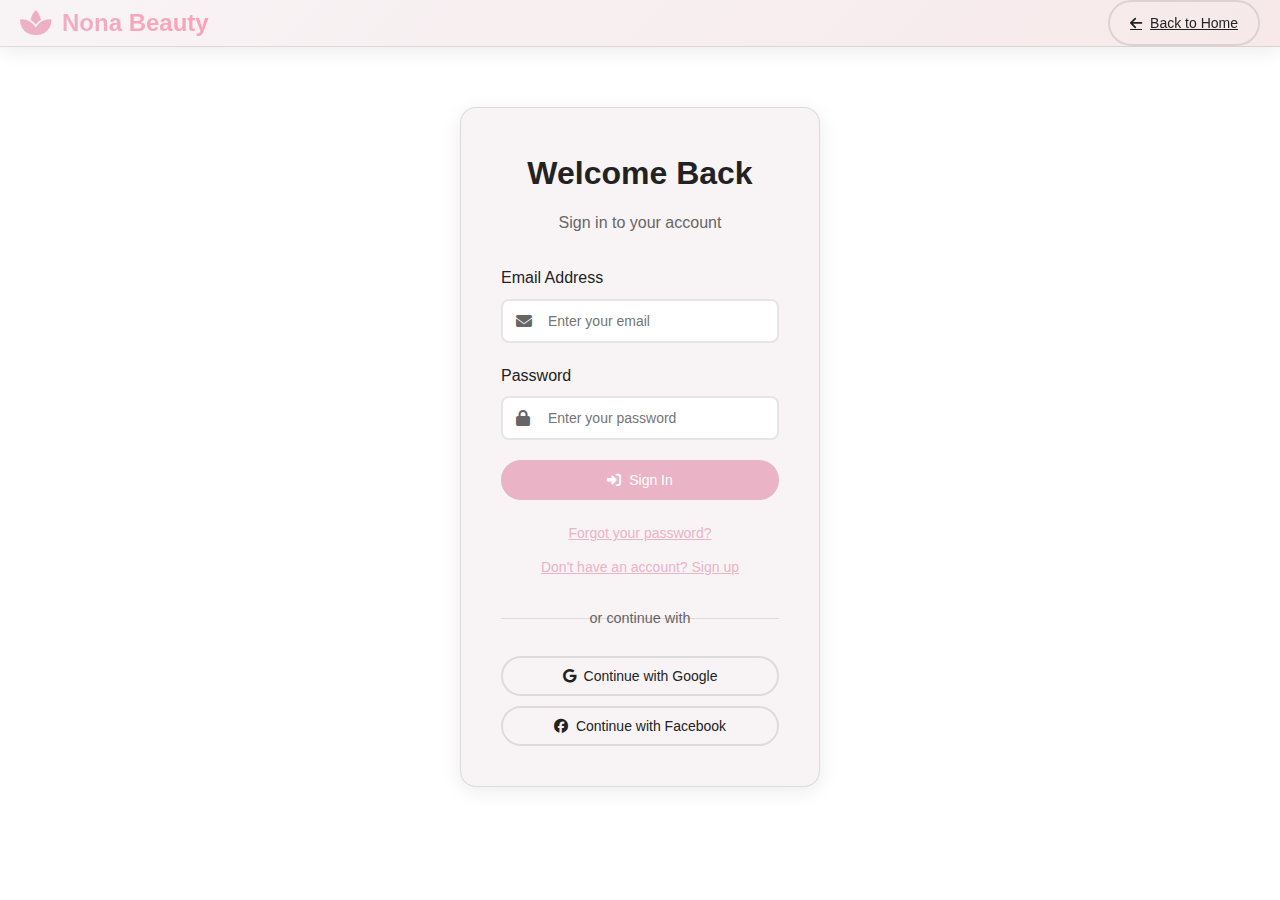
<file: login.html>
<!DOCTYPE html>
<html lang="en">
<head>
  <meta charset="utf-8">
  <meta name="viewport" content="width=device-width,initial-scale=1">
  <title>Login - Nona Beauty</title>
  <link rel="icon" href="assets/images/favicon.png">
  <link rel="stylesheet" href="assets/css/style.css">
  <link rel="stylesheet" href="https://cdnjs.cloudflare.com/ajax/libs/font-awesome/6.4.0/css/all.min.css">
</head>
<body data-theme="light">
  <header class="header">
    <div class="header-container">
      <div class="logo">
        <i class="fas fa-spa"></i>
        Nona Beauty
      </div>
      <nav class="nav">
        <a href="index.html" class="btn outline">
          <i class="fas fa-arrow-left"></i> Back to Home
        </a>
      </nav>
    </div>
  </header>

  <main class="section">
    <div class="auth-container">
      <div class="auth-card">
        <div class="auth-header">
          <h2>Welcome Back</h2>
          <p>Sign in to your account</p>
        </div>
        
        <form id="loginForm" class="auth-form">
          <div class="form-group">
            <label for="email">Email Address</label>
            <div class="input-with-icon">
              <i class="fas fa-envelope"></i>
              <input type="email" id="email" name="email" placeholder="Enter your email" required>
            </div>
          </div>
          
          <div class="form-group">
            <label for="password">Password</label>
            <div class="input-with-icon">
              <i class="fas fa-lock"></i>
              <input type="password" id="password" name="password" placeholder="Enter your password" required>
            </div>
          </div>
          
          <button type="submit" class="btn primary full-width">
            <i class="fas fa-sign-in-alt"></i> Sign In
          </button>
        </form>
        
        <div class="auth-footer">
          <button type="button" class="btn link" id="forgotBtn">
            Forgot your password?
          </button>
          <button type="button" class="btn link" id="registerBtn">
            Don't have an account? Sign up
          </button>
        </div>
        
        <div class="auth-divider">
          <span>or continue with</span>
        </div>
        
        <div class="social-auth">
          <button class="btn outline full-width">
            <i class="fab fa-google"></i> Continue with Google
          </button>
          <button class="btn outline full-width">
            <i class="fab fa-facebook"></i> Continue with Facebook
          </button>
        </div>
      </div>
    </div>
  </main>

  <script src="assets/js/auth_v4.js"></script>
</body>
</html>
</file>
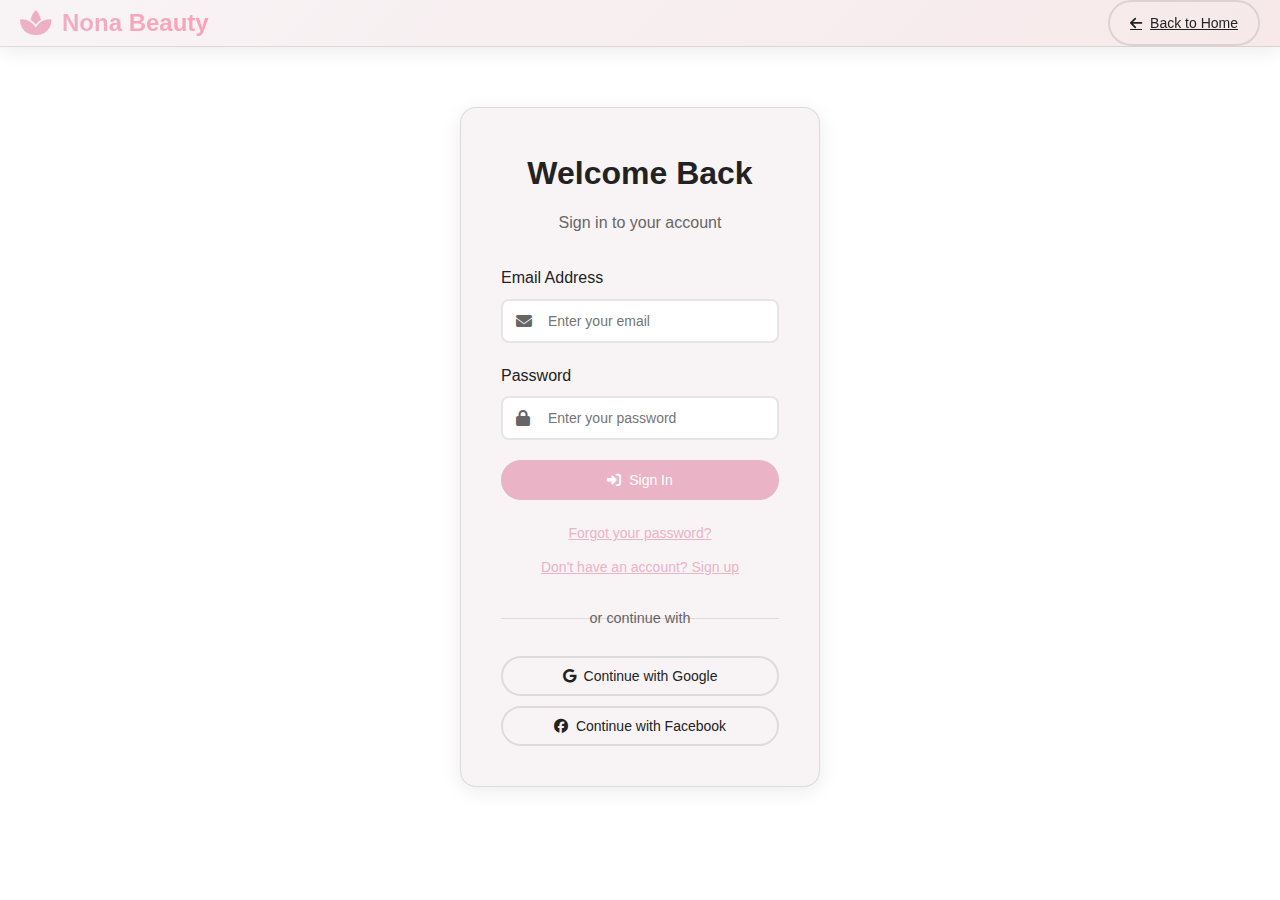
<file: profile.html>
<!DOCTYPE html>
<html lang="en">
<head>
  <meta charset="utf-8">
  <meta name="viewport" content="width=device-width,initial-scale=1">
  <title>My Profile - Nona Beauty</title>
  <link rel="icon" href="assets/images/favicon.png">
  <link rel="stylesheet" href="assets/css/style.css">
  <link rel="stylesheet" href="https://cdnjs.cloudflare.com/ajax/libs/font-awesome/6.4.0/css/all.min.css">
</head>
<body data-theme="light">
  <header class="header">
    <div class="header-container">
      <div class="logo">
        <i class="fas fa-spa"></i>
        Nona Beauty
      </div>
      
      <nav class="nav" id="mainNav">
        <a href="index.html" class="nav-link">
          <i class="fas fa-home"></i>
          <span>Home</span>
        </a>
        <a href="products.html" class="nav-link">
          <i class="fas fa-shopping-bag"></i>
          <span>Products</span>
        </a>
        
        <div class="controls" id="topControls">
          <button class="btn cart-btn" id="cartBtn" aria-label="Shopping Cart">
            <i class="fas fa-shopping-cart"></i>
            <span class="cart-count">0</span>
          </button>
          <button class="btn" id="themeToggle" aria-label="Toggle theme">
            <i class="fas fa-moon"></i>
          </button>
          <button class="btn" id="langToggle" aria-label="Toggle language">AR</button>
          <button class="btn primary" id="logoutBtn" aria-label="Logout">Logout</button>
        </div>
      </nav>
    </div>
  </header>

  <main class="section">
    <div class="profile-container">
      <div class="profile-sidebar">
        <div class="profile-header">
          <div class="profile-avatar">
            <i class="fas fa-user-circle"></i>
          </div>
          <h3 id="profileName">User Name</h3>
          <p id="profileEmail">user@example.com</p>
        </div>
        
        <nav class="profile-nav">
          <a href="#orders" class="profile-nav-link active">
            <i class="fas fa-shopping-bag"></i>
            My Orders
          </a>
          <a href="#settings" class="profile-nav-link">
            <i class="fas fa-cog"></i>
            Account Settings
          </a>
          <a href="#addresses" class="profile-nav-link">
            <i class="fas fa-map-marker-alt"></i>
            Addresses
          </a>
          <a href="#wishlist" class="profile-nav-link">
            <i class="fas fa-heart"></i>
            Wishlist
          </a>
        </nav>
      </div>
      
      <div class="profile-content">
        <!-- Orders Section -->
        <div id="orders" class="profile-section active">
          <h2>My Orders</h2>
          <div class="orders-list" id="ordersList">
            <!-- Orders will be loaded here -->
          </div>
        </div>
        
        <!-- Settings Section -->
        <div id="settings" class="profile-section">
          <h2>Account Settings</h2>
          <form class="settings-form">
            <div class="form-group">
              <label>Full Name</label>
              <input type="text" id="settingsName" placeholder="Your full name">
            </div>
            <div class="form-group">
              <label>Email Address</label>
              <input type="email" id="settingsEmail" placeholder="Your email">
            </div>
            <div class="form-group">
              <label>Phone Number</label>
              <input type="tel" id="settingsPhone" placeholder="Your phone number">
            </div>
            <button type="submit" class="btn primary">Save Changes</button>
          </form>
        </div>
        
        <!-- Addresses Section -->
        <div id="addresses" class="profile-section">
          <h2>My Addresses</h2>
          <div class="addresses-grid" id="addressesGrid">
            <!-- Addresses will be loaded here -->
          </div>
          <button class="btn primary" id="addAddressBtn">
            <i class="fas fa-plus"></i> Add New Address
          </button>
        </div>
        
        <!-- Wishlist Section -->
        <div id="wishlist" class="profile-section">
          <h2>My Wishlist</h2>
          <div class="wishlist-grid grid" id="wishlistGrid">
            <!-- Wishlist items will be loaded here -->
          </div>
        </div>
      </div>
    </div>
  </main>

  <script src="assets/js/profile_v1.js"></script>
  <script src="assets/js/auth_v4.js"></script>
  <script src="assets/js/cart_v1.js"></script>
</body>
</html>
</file>
<file: assets/css/style.css>
:root {
  --bg: #fff;
  --text: #222;
  --muted: #666;
  --accent: #eab3c6;
  --accent-dark: #b66879;
  --card: #f8f4f6;
  --accent-2: #f7e9ea;
  --success: #4CAF50;
  --warning: #FF9800;
  --error: #f44336;
  --border: rgba(0,0,0,0.1);
  --shadow: 0 4px 20px rgba(0,0,0,0.08);
  --radius: 16px;
}

[data-theme="dark"] {
  --bg: #0f0f10;
  --text: #eee;
  --muted: #bbb;
  --accent: #b66879;
  --accent-dark: #eab3c6;
  --card: #1a1a1a;
  --accent-2: #2a1a1c;
  --border: rgba(255,255,255,0.1);
  --shadow: 0 4px 20px rgba(0,0,0,0.3);
}

* {
  box-sizing: border-box;
  font-family: 'Inter', 'Segoe UI', Arial, sans-serif;
}

body {
  margin: 0;
  background: var(--bg);
  color: var(--text);
  line-height: 1.6;
  transition: all 0.3s ease;
}

/* Improved Header */
.header {
  background: linear-gradient(135deg, var(--card) 0%, var(--accent-2) 100%);
  border-bottom: 1px solid var(--border);
  position: sticky;
  top: 0;
  z-index: 1000;
  backdrop-filter: blur(10px);
  box-shadow: var(--shadow);
}

.header-container {
  max-width: 1400px;
  margin: 0 auto;
  padding: 0 20px;
  display: flex;
  align-items: center;
  justify-content: space-between;
  gap: 20px;
}

.logo {
  font-weight: 800;
  color: var(--text);
  font-size: 24px;
  display: flex;
  align-items: center;
  gap: 10px;
  background: linear-gradient(45deg, var(--accent), #ff9ebb);
  -webkit-background-clip: text;
  -webkit-text-fill-color: transparent;
  background-clip: text;
}

.logo i {
  font-size: 28px;
}

/* Search Bar */
.search-bar {
  flex: 1;
  max-width: 400px;
  position: relative;
  display: flex;
}

.search-bar input {
  width: 100%;
  padding: 12px 20px;
  border: 2px solid var(--border);
  border-radius: 25px;
  background: var(--bg);
  color: var(--text);
  font-size: 14px;
  transition: all 0.3s ease;
}

.search-bar input:focus {
  outline: none;
  border-color: var(--accent);
  box-shadow: 0 0 0 3px rgba(234, 179, 198, 0.1);
}

.search-btn {
  position: absolute;
  right: 5px;
  top: 50%;
  transform: translateY(-50%);
  background: var(--accent);
  border: none;
  border-radius: 50%;
  width: 36px;
  height: 36px;
  color: white;
  cursor: pointer;
  transition: all 0.3s ease;
}

.search-btn:hover {
  background: var(--accent-dark);
  transform: translateY(-50%) scale(1.05);
}

/* Improved Navigation */
.nav {
  display: flex;
  gap: 8px;
  align-items: center;
}

.nav-link {
  color: var(--text);
  text-decoration: none;
  padding: 10px 16px;
  border-radius: 25px;
  transition: all 0.3s ease;
  font-weight: 500;
  display: flex;
  align-items: center;
  gap: 8px;
  position: relative;
  overflow: hidden;
}

.nav-link:hover {
  background: var(--accent);
  color: white;
  transform: translateY(-2px);
}

.nav-link.active {
  background: var(--accent);
  color: white;
}

.nav-link::after {
  content: '';
  position: absolute;
  bottom: 0;
  left: 50%;
  width: 0;
  height: 2px;
  background: var(--accent);
  transition: all 0.3s ease;
  transform: translateX(-50%);
}

.nav-link:hover::after,
.nav-link.active::after {
  width: 80%;
}

/* Improved Buttons */
.btn {
  background: transparent;
  border: 2px solid var(--accent);
  padding: 10px 20px;
  border-radius: 25px;
  cursor: pointer;
  transition: all 0.3s ease;
  font-weight: 500;
  color: var(--text);
  position: relative;
  overflow: hidden;
  display: flex;
  align-items: center;
  gap: 8px;
  font-size: 14px;
}

.btn:hover {
  background: var(--accent);
  color: white;
  transform: translateY(-2px);
  box-shadow: 0 5px 15px rgba(0,0,0,0.2);
}

.btn.primary {
  background: var(--accent);
  color: white;
  border: 2px solid var(--accent);
}

.btn.primary:hover {
  background: var(--accent-dark);
  border-color: var(--accent-dark);
}

.btn.outline {
  background: transparent;
  border: 2px solid var(--border);
  color: var(--text);
}

.btn.outline:hover {
  border-color: var(--accent);
  background: var(--accent);
  color: white;
}

.btn.full-width {
  width: 100%;
  justify-content: center;
}

.cart-btn {
  position: relative;
}

.cart-count {
  position: absolute;
  top: -8px;
  right: -8px;
  background: var(--error);
  color: white;
  border-radius: 50%;
  width: 20px;
  height: 20px;
  font-size: 12px;
  display: flex;
  align-items: center;
  justify-content: center;
  font-weight: 600;
}

/* Mobile Menu */
.mobile-menu-btn {
  display: none;
  background: none;
  border: none;
  font-size: 24px;
  color: var(--text);
  cursor: pointer;
  padding: 8px;
}

/* Improved Hero Section */
.hero {
  max-width: 1400px;
  margin: 30px auto;
  padding: 0 20px;
  display: grid;
  grid-template-columns: 2fr 1fr;
  gap: 30px;
  align-items: start;
}

.slider-container {
  position: relative;
  border-radius: var(--radius);
  overflow: hidden;
  box-shadow: var(--shadow);
}

.slider {
  height: 450px;
  position: relative;
}

.slide {
  position: absolute;
  top: 0;
  left: 0;
  width: 100%;
  height: 100%;
  opacity: 0;
  transition: opacity 0.5s ease;
}

.slide.active {
  opacity: 1;
}

.slide img {
  width: 100%;
  height: 100%;
  object-fit: cover;
  display: block;
}

.slide-content {
  position: absolute;
  bottom: 60px;
  left: 50px;
  z-index: 2;
  color: white;
  max-width: 50%;
  text-shadow: 2px 2px 4px rgba(0,0,0,0.5);
}

.slide-content h2 {
  font-size: 3em;
  margin: 0 0 10px;
  font-weight: 700;
}

.slide-content p {
  font-size: 1.2em;
  margin: 0 0 20px;
  opacity: 0.9;
}

.slider-controls {
  position: absolute;
  top: 50%;
  left: 0;
  right: 0;
  transform: translateY(-50%);
  display: flex;
  justify-content: space-between;
  padding: 0 20px;
  z-index: 3;
}

.slider-arrow {
  background: rgba(255,255,255,0.2);
  border: none;
  border-radius: 50%;
  width: 50px;
  height: 50px;
  color: white;
  cursor: pointer;
  transition: all 0.3s ease;
  backdrop-filter: blur(10px);
  display: flex;
  align-items: center;
  justify-content: center;
}

.slider-arrow:hover {
  background: rgba(255,255,255,0.3);
  transform: scale(1.1);
}

.slider-indicators {
  position: absolute;
  bottom: 20px;
  left: 50%;
  transform: translateX(-50%);
  display: flex;
  gap: 10px;
  z-index: 3;
}

.slider-indicator {
  width: 12px;
  height: 12px;
  border-radius: 50%;
  border: 2px solid white;
  background: transparent;
  cursor: pointer;
  transition: all 0.3s ease;
}

.slider-indicator.active {
  background: white;
  transform: scale(1.2);
}

/* Sidebar Cards */
.sidebar-cards {
  display: grid;
  gap: 20px;
}

.featured-card {
  background: var(--card);
  padding: 25px;
  border-radius: var(--radius);
  box-shadow: var(--shadow);
  border: 1px solid var(--border);
  transition: all 0.3s ease;
  position: relative;
  overflow: hidden;
}

.featured-card:hover {
  transform: translateY(-5px);
  box-shadow: 0 10px 30px rgba(0,0,0,0.15);
}

.featured-card::before {
  content: '';
  position: absolute;
  top: 0;
  left: 0;
  right: 0;
  height: 4px;
  background: linear-gradient(90deg, var(--accent), #ff9ebb);
}

.card-header {
  display: flex;
  align-items: center;
  gap: 12px;
  margin-bottom: 20px;
}

.card-header i {
  font-size: 24px;
  color: var(--accent);
}

.card-header h3 {
  margin: 0;
  font-size: 1.4em;
}

/* Improved Product Cards */
.grid {
  display: grid;
  grid-template-columns: repeat(auto-fill, minmax(280px, 1fr));
  gap: 25px;
}

.product-card {
  background: linear-gradient(135deg, var(--card) 0%, var(--accent-2) 100%);
  padding: 20px;
  border-radius: var(--radius);
  position: relative;
  transition: all 0.3s ease;
  border: 1px solid var(--border);
  overflow: hidden;
}

.product-card:hover {
  transform: translateY(-10px);
  box-shadow: 0 15px 30px rgba(0,0,0,0.15);
}

.product-card::before {
  content: '';
  position: absolute;
  top: 0;
  left: 0;
  right: 0;
  height: 4px;
  background: linear-gradient(90deg, var(--accent), #ff9ebb);
}

.product-card img {
  width: 100%;
  height: 200px;
  object-fit: cover;
  border-radius: 12px;
  margin-bottom: 15px;
  transition: transform 0.3s ease;
}

.product-card:hover img {
  transform: scale(1.05);
}

.product-card h4 {
  margin: 10px 0;
  font-size: 1.1em;
  font-weight: 600;
}

.price {
  font-weight: 700;
  font-size: 1.3em;
  color: var(--accent);
  margin: 10px 0;
  display: flex;
  align-items: center;
  gap: 10px;
}

.old {
  color: var(--muted);
  text-decoration: line-through;
  font-weight: 400;
  font-size: 0.9em;
}

.rating {
  color: #ffc107;
  margin: 8px 0;
  display: flex;
  align-items: center;
  gap: 5px;
}

.discount-badge {
  position: absolute;
  top: 20px;
  left: 20px;
  background: linear-gradient(45deg, #ff6b6b, #ff8e8e);
  color: white;
  padding: 8px 12px;
  border-radius: 20px;
  font-weight: 700;
  font-size: 14px;
  z-index: 2;
  box-shadow: 0 4px 12px rgba(255,107,107,0.3);
}

.product-actions {
  display: flex;
  gap: 8px;
  margin-top: 15px;
}

.product-actions .btn {
  flex: 1;
  padding: 8px 12px;
  font-size: 13px;
}

/* Sections */
.section {
  max-width: 1400px;
  margin: 60px auto;
  padding: 0 20px;
}

.section-header {
  text-align: center;
  margin-bottom: 40px;
}

.section-header h2 {
  font-size: 2.5em;
  margin: 0 0 15px;
  font-weight: 700;
  background: linear-gradient(45deg, var(--accent), #ff9ebb);
  -webkit-background-clip: text;
  -webkit-text-fill-color: transparent;
  background-clip: text;
}

.section-header p {
  font-size: 1.2em;
  color: var(--muted);
  max-width: 600px;
  margin: 0 auto;
}

.section-footer {
  text-align: center;
  margin-top: 40px;
}

/* Highlight Section */
.highlight-section {
  background: linear-gradient(135deg, var(--card) 0%, var(--accent-2) 100%);
  padding: 60px 20px;
  border-radius: var(--radius);
  margin: 80px auto;
}

.highlight-grid {
  display: grid;
  grid-template-columns: repeat(auto-fit, minmax(250px, 1fr));
  gap: 30px;
  max-width: 1200px;
  margin: 0 auto;
}

.highlight-card {
  text-align: center;
  padding: 30px 20px;
  background: var(--bg);
  border-radius: var(--radius);
  transition: all 0.3s ease;
  border: 1px solid var(--border);
}

.highlight-card:hover {
  transform: translateY(-5px);
  box-shadow: var(--shadow);
}

.highlight-card i {
  font-size: 3em;
  color: var(--accent);
  margin-bottom: 20px;
}

.highlight-card h4 {
  margin: 0 0 10px;
  font-size: 1.3em;
  font-weight: 600;
}

.highlight-card p {
  color: var(--muted);
  margin: 0;
}

/* Scroll Indicator */
.scroll-indicator {
  position: fixed;
  top: 50%;
  right: 20px;
  transform: translateY(-50%);
  display: flex;
  flex-direction: column;
  gap: 15px;
  z-index: 1000;
}

.scroll-dot {
  width: 12px;
  height: 12px;
  border-radius: 50%;
  background: var(--muted);
  transition: all 0.3s ease;
  cursor: pointer;
  position: relative;
}

.scroll-dot.active {
  background: var(--accent);
  transform: scale(1.3);
}

.scroll-dot::after {
  content: attr(data-section);
  position: absolute;
  right: 20px;
  top: 50%;
  transform: translateY(-50%);
  background: var(--accent);
  color: white;
  padding: 5px 10px;
  border-radius: 4px;
  font-size: 12px;
  font-weight: 500;
  opacity: 0;
  transition: opacity 0.3s ease;
  pointer-events: none;
}

.scroll-dot:hover::after {
  opacity: 1;
}

/* Improved Footer */
.footer {
  background: linear-gradient(135deg, var(--card) 0%, var(--accent-2) 100%);
  padding: 60px 0 0;
  margin-top: 80px;
  border-top: 1px solid var(--border);
}

.footer-container {
  max-width: 1400px;
  margin: 0 auto;
  padding: 0 20px;
  display: grid;
  grid-template-columns: 2fr 1fr 1fr 1.5fr;
  gap: 40px;
}

.footer-section h4 {
  margin: 0 0 20px;
  font-size: 1.2em;
  font-weight: 600;
}

.footer-section a {
  display: block;
  color: var(--muted);
  text-decoration: none;
  margin-bottom: 12px;
  transition: all 0.3s ease;
}

.footer-section a:hover {
  color: var(--accent);
  transform: translateX(5px);
}

.footer-logo {
  font-weight: 800;
  font-size: 24px;
  display: flex;
  align-items: center;
  gap: 10px;
  margin-bottom: 20px;
  background: linear-gradient(45deg, var(--accent), #ff9ebb);
  -webkit-background-clip: text;
  -webkit-text-fill-color: transparent;
  background-clip: text;
}

.social-links {
  display: flex;
  gap: 15px;
  margin-top: 20px;
}

.social-links a {
  width: 40px;
  height: 40px;
  border-radius: 50%;
  background: var(--accent);
  color: white;
  display: flex;
  align-items: center;
  justify-content: center;
  transition: all 0.3s ease;
  text-decoration: none;
  margin-bottom: 0;
}

.social-links a:hover {
  background: var(--accent-dark);
  transform: translateY(-3px);
}

.newsletter-form {
  display: flex;
  gap: 10px;
  margin-top: 15px;
}

.newsletter-form input {
  flex: 1;
  padding: 12px;
  border: 1px solid var(--border);
  border-radius: 8px;
  background: var(--bg);
  color: var(--text);
}

.footer-bottom {
  border-top: 1px solid var(--border);
  margin-top: 60px;
  padding: 20px 0;
}

.footer-bottom-content {
  max-width: 1400px;
  margin: 0 auto;
  padding: 0 20px;
  display: flex;
  justify-content: space-between;
  align-items: center;
  flex-wrap: wrap;
  gap: 20px;
}

.payment-methods {
  display: flex;
  gap: 15px;
  font-size: 24px;
  color: var(--muted);
}

/* Cart Sidebar */
.cart-sidebar {
  position: fixed;
  top: 0;
  right: -400px;
  width: 400px;
  height: 100vh;
  background: var(--bg);
  box-shadow: -5px 0 25px rgba(0,0,0,0.1);
  z-index: 2000;
  transition: right 0.3s ease;
  display: flex;
  flex-direction: column;
}

.cart-sidebar.open {
  right: 0;
}

.cart-header {
  padding: 20px;
  border-bottom: 1px solid var(--border);
  display: flex;
  justify-content: space-between;
  align-items: center;
}

.close-cart {
  background: none;
  border: none;
  font-size: 20px;
  color: var(--text);
  cursor: pointer;
  padding: 5px;
}

.cart-items {
  flex: 1;
  padding: 20px;
  overflow-y: auto;
}

.cart-item {
  display: flex;
  gap: 15px;
  padding: 15px 0;
  border-bottom: 1px solid var(--border);
}

.cart-item img {
  width: 80px;
  height: 80px;
  object-fit: cover;
  border-radius: 8px;
}

.cart-item-details {
  flex: 1;
}

.cart-item-price {
  font-weight: 600;
  color: var(--accent);
  margin: 5px 0;
}

.cart-item-quantity {
  display: flex;
  align-items: center;
  gap: 10px;
  margin-top: 10px;
}

.quantity-btn {
  width: 30px;
  height: 30px;
  border: 1px solid var(--border);
  background: var(--bg);
  border-radius: 50%;
  display: flex;
  align-items: center;
  justify-content: center;
  cursor: pointer;
  transition: all 0.3s ease;
}

.quantity-btn:hover {
  background: var(--accent);
  color: white;
}

.cart-footer {
  padding: 20px;
  border-top: 1px solid var(--border);
}

.cart-total {
  text-align: center;
  margin-bottom: 20px;
  font-size: 1.2em;
}

/* Loading Animations */
@keyframes fadeInUp {
  from {
    opacity: 0;
    transform: translateY(30px);
  }
  to {
    opacity: 1;
    transform: translateY(0);
  }
}

@keyframes loading {
  0% { background-position: 100% 50%; }
  100% { background-position: 0 50%; }
}

.product-card, .featured-card, .highlight-card {
  animation: fadeInUp 0.6s ease forwards;
}

.product-card img:not(.loaded) {
  background: linear-gradient(90deg, #f0f0f0 25%, transparent 37%, #f0f0f0 63%);
  background-size: 400% 100%;
  animation: loading 1.5s ease infinite;
}

/* Responsive Design */
@media (max-width: 1200px) {
  .footer-container {
    grid-template-columns: 1fr 1fr;
    gap: 40px;
  }
}

@media (max-width: 900px) {
  .hero {
    grid-template-columns: 1fr;
    gap: 20px;
  }
  
  .header-container {
    flex-wrap: wrap;
  }
  
  .search-bar {
    order: 3;
    max-width: 100%;
    margin-top: 15px;
  }
  
  .nav {
    display: none;
  }
  
  .nav.mobile-open {
    display: flex;
    flex-direction: column;
    position: absolute;
    top: 100%;
    left: 0;
    right: 0;
    background: var(--bg);
    padding: 20px;
    box-shadow: var(--shadow);
    border-top: 1px solid var(--border);
  }
  
  .mobile-menu-btn {
    display: block;
  }
  
  .slide-content {
    max-width: 80%;
    left: 30px;
    bottom: 40px;
  }
  
  .slide-content h2 {
    font-size: 2em;
  }
}

@media (max-width: 768px) {
  .slider {
    height: 350px;
  }
  
  .slide-content {
    max-width: 90%;
    left: 20px;
    bottom: 30px;
  }
  
  .slide-content h2 {
    font-size: 1.8em;
  }
  
  .slide-content p {
    font-size: 1em;
  }
  
  .grid {
    grid-template-columns: repeat(auto-fill, minmax(250px, 1fr));
    gap: 20px;
  }
  
  .highlight-grid {
    grid-template-columns: 1fr;
    gap: 20px;
  }
  
  .footer-container {
    grid-template-columns: 1fr;
    gap: 30px;
  }
  
  .cart-sidebar {
    width: 100%;
    right: -100%;
  }
  
  .scroll-indicator {
    right: 10px;
  }
}

@media (max-width: 480px) {
  .section-header h2 {
    font-size: 2em;
  }
  
  .slider {
    height: 300px;
  }
  
  .slide-content h2 {
    font-size: 1.5em;
  }
  
  .grid {
    grid-template-columns: 1fr;
  }
  
  .footer-bottom-content {
    flex-direction: column;
    text-align: center;
  }
}
/* Auth Pages */
.auth-container {
  max-width: 400px;
  margin: 40px auto;
  padding: 0 20px;
}

.auth-card {
  background: var(--card);
  padding: 40px;
  border-radius: var(--radius);
  box-shadow: var(--shadow);
  border: 1px solid var(--border);
}

.auth-header {
  text-align: center;
  margin-bottom: 30px;
}

.auth-header h2 {
  margin: 0 0 10px;
  font-size: 2em;
}

.auth-header p {
  color: var(--muted);
  margin: 0;
}

.auth-form {
  margin-bottom: 20px;
}

.form-group {
  margin-bottom: 20px;
}

.form-group label {
  display: block;
  margin-bottom: 8px;
  font-weight: 500;
  color: var(--text);
}

.input-with-icon {
  position: relative;
}

.input-with-icon i {
  position: absolute;
  left: 15px;
  top: 50%;
  transform: translateY(-50%);
  color: var(--muted);
}

.input-with-icon input {
  width: 100%;
  padding: 12px 15px 12px 45px;
  border: 2px solid var(--border);
  border-radius: 8px;
  background: var(--bg);
  color: var(--text);
  font-size: 14px;
  transition: all 0.3s ease;
}

.input-with-icon input:focus {
  outline: none;
  border-color: var(--accent);
  box-shadow: 0 0 0 3px rgba(234, 179, 198, 0.1);
}

.auth-footer {
  text-align: center;
  margin-bottom: 20px;
}

.btn.link {
  background: none;
  border: none;
  color: var(--accent);
  text-decoration: underline;
  padding: 5px;
  display: block;
  width: 100%;
  margin-bottom: 8px;
}

.btn.link:hover {
  background: none;
  transform: none;
  color: var(--accent-dark);
}

.auth-divider {
  text-align: center;
  margin: 25px 0;
  position: relative;
}

.auth-divider::before {
  content: '';
  position: absolute;
  top: 50%;
  left: 0;
  right: 0;
  height: 1px;
  background: var(--border);
}

.auth-divider span {
  background: var(--card);
  padding: 0 15px;
  color: var(--muted);
  font-size: 0.9em;
}

.social-auth {
  display: flex;
  flex-direction: column;
  gap: 10px;
}

/* Profile Page */
.profile-container {
  display: grid;
  grid-template-columns: 300px 1fr;
  gap: 40px;
  margin-top: 30px;
}

.profile-sidebar {
  background: var(--card);
  padding: 30px;
  border-radius: var(--radius);
  box-shadow: var(--shadow);
  height: fit-content;
  position: sticky;
  top: 100px;
}

.profile-header {
  text-align: center;
  margin-bottom: 30px;
  padding-bottom: 20px;
  border-bottom: 1px solid var(--border);
}

.profile-avatar {
  width: 80px;
  height: 80px;
  border-radius: 50%;
  background: var(--accent-2);
  display: flex;
  align-items: center;
  justify-content: center;
  margin: 0 auto 15px;
  font-size: 2.5em;
  color: var(--accent);
}

.profile-nav {
  display: flex;
  flex-direction: column;
  gap: 5px;
}

.profile-nav-link {
  display: flex;
  align-items: center;
  gap: 12px;
  padding: 12px 15px;
  color: var(--text);
  text-decoration: none;
  border-radius: 8px;
  transition: all 0.3s ease;
}

.profile-nav-link:hover,
.profile-nav-link.active {
  background: var(--accent);
  color: white;
}

.profile-section {
  display: none;
}

.profile-section.active {
  display: block;
}

/* Orders */
.order-card {
  background: var(--card);
  padding: 20px;
  border-radius: var(--radius);
  margin-bottom: 20px;
  border: 1px solid var(--border);
}

.order-header {
  display: flex;
  justify-content: space-between;
  align-items: flex-start;
  margin-bottom: 15px;
}

.order-status {
  padding: 6px 12px;
  border-radius: 20px;
  font-size: 0.8em;
  font-weight: 600;
}

.order-status.delivered {
  background: #4CAF50;
  color: white;
}

.order-status.pending {
  background: #FF9800;
  color: white;
}

.order-status.shipped {
  background: #2196F3;
  color: white;
}

.order-items {
  margin-bottom: 15px;
}

.order-item {
  padding: 8px 0;
  border-bottom: 1px solid var(--border);
}

.order-item:last-child {
  border-bottom: none;
}

.order-footer {
  display: flex;
  justify-content: space-between;
  align-items: center;
}

/* Addresses */
.addresses-grid {
  display: grid;
  grid-template-columns: repeat(auto-fill, minmax(300px, 1fr));
  gap: 20px;
  margin-bottom: 20px;
}

.address-card {
  background: var(--card);
  padding: 20px;
  border-radius: var(--radius);
  border: 1px solid var(--border);
}

.address-header {
  display: flex;
  justify-content: space-between;
  align-items: center;
  margin-bottom: 15px;
}

.default-badge {
  background: var(--accent);
  color: white;
  padding: 4px 8px;
  border-radius: 4px;
  font-size: 0.8em;
}

.address-actions {
  display: flex;
  gap: 15px;
  margin-top: 15px;
}

/* About Page */
.about-hero {
  text-align: center;
  padding: 60px 0;
  background: linear-gradient(135deg, var(--card) 0%, var(--accent-2) 100%);
  border-radius: var(--radius);
  margin-bottom: 60px;
}

.about-hero h1 {
  font-size: 3em;
  margin: 0 0 15px;
  background: linear-gradient(45deg, var(--accent), #ff9ebb);
  -webkit-background-clip: text;
  -webkit-text-fill-color: transparent;
  background-clip: text;
}

.about-section {
  display: grid;
  grid-template-columns: 1fr 1fr;
  gap: 60px;
  align-items: center;
  margin-bottom: 80px;
}

.about-section.reverse {
  direction: rtl;
}

.about-section.reverse .about-text {
  direction: ltr;
}

.about-text h2 {
  font-size: 2.2em;
  margin-bottom: 20px;
}

.about-text p {
  font-size: 1.1em;
  line-height: 1.7;
  margin-bottom: 20px;
}

.about-text ul {
  padding-left: 20px;
}

.about-text li {
  margin-bottom: 8px;
  line-height: 1.6;
}

.values-section {
  text-align: center;
  margin-top: 80px;
}

.values-section h2 {
  font-size: 2.5em;
  margin-bottom: 50px;
}

.values-grid {
  display: grid;
  grid-template-columns: repeat(auto-fit, minmax(250px, 1fr));
  gap: 30px;
}

.value-card {
  background: var(--card);
  padding: 40px 30px;
  border-radius: var(--radius);
  border: 1px solid var(--border);
  transition: all 0.3s ease;
}

.value-card:hover {
  transform: translateY(-5px);
  box-shadow: var(--shadow);
}

.value-card i {
  font-size: 3em;
  color: var(--accent);
  margin-bottom: 20px;
}

.value-card h3 {
  margin: 0 0 15px;
  font-size: 1.4em;
}

/* Contact Page */
.contact-hero {
  text-align: center;
  padding: 40px 0;
  margin-bottom: 60px;
}

.contact-hero h1 {
  font-size: 2.8em;
  margin: 0 0 15px;
}

.contact-container {
  display: grid;
  grid-template-columns: 1fr 1fr;
  gap: 60px;
  margin-bottom: 80px;
}

.contact-method {
  display: flex;
  gap: 20px;
  margin-bottom: 30px;
  align-items: flex-start;
}

.contact-method i {
  font-size: 1.5em;
  color: var(--accent);
  margin-top: 5px;
}

.contact-method h3 {
  margin: 0 0 8px;
  font-size: 1.2em;
}

.contact-form-container {
  background: var(--card);
  padding: 40px;
  border-radius: var(--radius);
  box-shadow: var(--shadow);
}

.contact-form h2 {
  margin: 0 0 30px;
  font-size: 1.8em;
}

.form-row {
  display: grid;
  grid-template-columns: 1fr 1fr;
  gap: 20px;
}

.contact-form textarea {
  width: 100%;
  padding: 12px 15px;
  border: 2px solid var(--border);
  border-radius: 8px;
  background: var(--bg);
  color: var(--text);
  font-size: 14px;
  font-family: inherit;
  resize: vertical;
  transition: all 0.3s ease;
}

.contact-form textarea:focus {
  outline: none;
  border-color: var(--accent);
  box-shadow: 0 0 0 3px rgba(234, 179, 198, 0.1);
}

.faq-section h2 {
  text-align: center;
  font-size: 2.2em;
  margin-bottom: 40px;
}

.faq-grid {
  display: grid;
  grid-template-columns: repeat(auto-fit, minmax(300px, 1fr));
  gap: 30px;
}

.faq-item {
  background: var(--card);
  padding: 25px;
  border-radius: var(--radius);
  border: 1px solid var(--border);
}

.faq-item h3 {
  margin: 0 0 15px;
  font-size: 1.2em;
  color: var(--accent);
}

/* Empty States */
.empty-state {
  text-align: center;
  padding: 60px 20px;
  color: var(--muted);
}

.empty-state h3 {
  margin: 0 0 10px;
  color: var(--text);
}

/* Responsive Design */
@media (max-width: 968px) {
  .profile-container {
    grid-template-columns: 1fr;
    gap: 30px;
  }
  
  .profile-sidebar {
    position: static;
  }
  
  .about-section {
    grid-template-columns: 1fr;
    gap: 40px;
  }
  
  .contact-container {
    grid-template-columns: 1fr;
    gap: 40px;
  }
}

@media (max-width: 768px) {
  .auth-card {
    padding: 30px 20px;
  }
  
  .form-row {
    grid-template-columns: 1fr;
    gap: 0;
  }
  
  .about-hero h1 {
    font-size: 2.2em;
  }
  
  .about-text h2 {
    font-size: 1.8em;
  }
  
  .values-grid {
    grid-template-columns: 1fr;
  }
}
</file>
